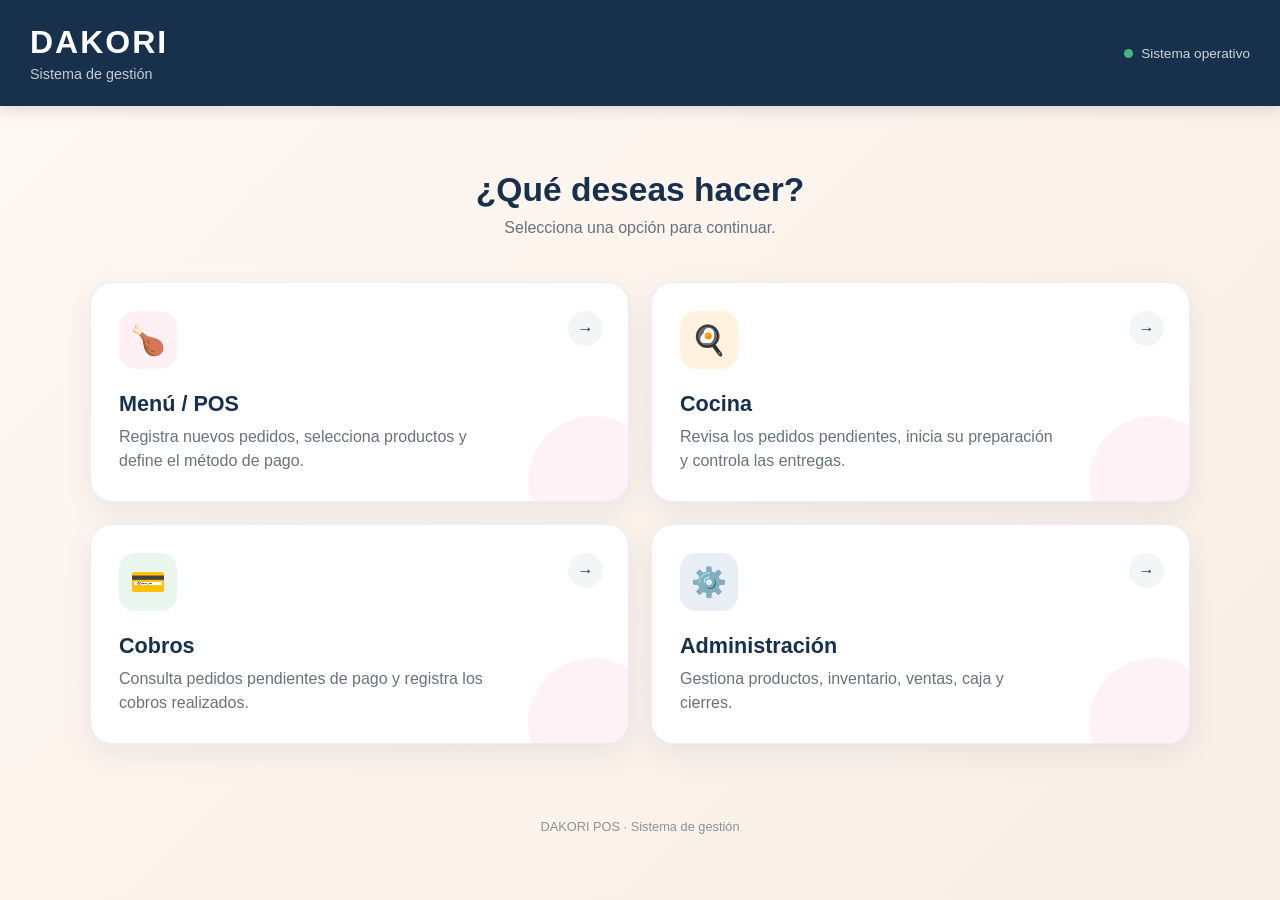
<file: index.html>
<!DOCTYPE html>
<html lang="es">

<head>

    <meta charset="UTF-8">

    <meta
        name="viewport"
        content="width=device-width, initial-scale=1.0"
    >

    <title>DAKORI</title>

    <style>

        * {
            box-sizing: border-box;
        }

        body {
            margin: 0;
            min-height: 100vh;

            font-family:
                Arial,
                Helvetica,
                sans-serif;

            background:
                linear-gradient(
                    135deg,
                    #fff8f2 0%,
                    #f8eee6 100%
                );

            color: #17304b;
        }


        /* ==============================================
           ENCABEZADO
        ============================================== */

        .header {
            background: #17304b;
            color: white;

            padding: 24px 30px;

            display: flex;
            align-items: center;
            justify-content: space-between;

            box-shadow:
                0 4px 15px
                rgba(0,0,0,.12);
        }


        .brand h1 {
            margin: 0;

            font-size: 2rem;
            font-weight: 900;

            letter-spacing: 2px;
        }


        .brand p {
            margin: 5px 0 0;

            font-size: .9rem;
            opacity: .75;
        }


        .system-status {
            display: flex;
            align-items: center;
            gap: 8px;

            font-size: .85rem;
            opacity: .8;
        }


        .status-dot {
            width: 9px;
            height: 9px;

            border-radius: 50%;

            background: #55d68b;
        }


        /* ==============================================
           CONTENIDO
        ============================================== */

        .main {
            width: 100%;
            max-width: 1150px;

            margin: 0 auto;

            padding: 65px 25px;
        }


        .welcome {
            text-align: center;

            margin-bottom: 45px;
        }


        .welcome h2 {
            margin: 0 0 10px;

            font-size: 2.1rem;
            font-weight: 900;

            color: #17304b;
        }


        .welcome p {
            margin: 0;

            color: #68727c;

            font-size: 1rem;
        }


        /* ==============================================
           OPCIONES
        ============================================== */

        .options {
            display: grid;

            grid-template-columns:
                repeat(2, 1fr);

            gap: 22px;
        }


        .option-card {
            position: relative;

            min-height: 210px;

            background: white;

            border:
                1px solid
                rgba(23,48,75,.08);

            border-radius: 22px;

            padding: 28px;

            text-decoration: none;

            color: #17304b;

            box-shadow:
                0 10px 30px
                rgba(23,48,75,.08);

            transition:
                transform .18s ease,
                box-shadow .18s ease,
                border-color .18s ease;

            overflow: hidden;
        }


        .option-card:hover {
            transform:
                translateY(-5px);

            box-shadow:
                0 16px 38px
                rgba(23,48,75,.15);

            border-color:
                rgba(23,48,75,.2);
        }


        .option-card::after {
            content: "";

            position: absolute;

            right: -30px;
            bottom: -45px;

            width: 130px;
            height: 130px;

            border-radius: 50%;

            background:
                rgba(239,127,165,.10);
        }


        .icon {
            width: 58px;
            height: 58px;

            border-radius: 16px;

            display: flex;
            align-items: center;
            justify-content: center;

            margin-bottom: 22px;

            font-size: 1.8rem;

            background: #fff0f5;
        }


        .option-card h3 {
            margin: 0 0 8px;

            font-size: 1.35rem;
            font-weight: 900;
        }


        .option-card p {
            margin: 0;

            color: #68727c;

            line-height: 1.5;

            max-width: 380px;
        }


        .arrow {
            position: absolute;

            right: 25px;
            top: 28px;

            width: 35px;
            height: 35px;

            display: flex;
            align-items: center;
            justify-content: center;

            border-radius: 50%;

            background: #f4f5f7;

            color: #17304b;

            font-weight: bold;

            transition:
                background .18s ease,
                color .18s ease;
        }


        .option-card:hover .arrow {
            background: #17304b;
            color: white;
        }


        /* ==============================================
           COLORES POR ÁREA
        ============================================== */

        .menu-card .icon {
            background: #fff0f5;
        }


        .kitchen-card .icon {
            background: #fff3df;
        }


        .payment-card .icon {
            background: #e9f6ee;
        }


        .admin-card .icon {
            background: #e9eef5;
        }


        /* ==============================================
           PIE
        ============================================== */

        .footer {
            text-align: center;

            padding:
                10px 20px 30px;

            color: #8a929a;

            font-size: .8rem;
        }


        /* ==============================================
           RESPONSIVE
        ============================================== */

        @media(max-width: 750px) {

            .header {
                padding:
                    20px;
            }


            .brand h1 {
                font-size:
                    1.6rem;
            }


            .system-status {
                display: none;
            }


            .main {
                padding:
                    40px 16px;
            }


            .welcome h2 {
                font-size:
                    1.7rem;
            }


            .options {
                grid-template-columns:
                    1fr;
            }


            .option-card {
                min-height:
                    180px;

                padding:
                    24px;
            }

        }

    </style>

</head>


<body>


<header class="header">

    <div class="brand">

        <h1>
            DAKORI
        </h1>

        <p>
            Sistema de gestión
        </p>

    </div>


    <div class="system-status">

        <span class="status-dot"></span>

        Sistema operativo

    </div>

</header>


<main class="main">


    <section class="welcome">

        <h2>
            ¿Qué deseas hacer?
        </h2>

        <p>
            Selecciona una opción para continuar.
        </p>

    </section>


    <section class="options">


        <!-- ==========================================
             MENÚ / POS
        =========================================== -->

        <a
            href="menu.html"
            class="option-card menu-card"
        >

            <span class="arrow">
                →
            </span>


            <div class="icon">
                🍗
            </div>


            <h3>
                Menú / POS
            </h3>


            <p>
                Registra nuevos pedidos,
                selecciona productos y
                define el método de pago.
            </p>

        </a>


        <!-- ==========================================
             COCINA
        =========================================== -->

        <a
            href="cocina.html"
            class="option-card kitchen-card"
        >

            <span class="arrow">
                →
            </span>


            <div class="icon">
                🍳
            </div>


            <h3>
                Cocina
            </h3>


            <p>
                Revisa los pedidos pendientes,
                inicia su preparación y
                controla las entregas.
            </p>

        </a>


        <!-- ==========================================
             COBROS
        =========================================== -->

        <a
            href="cobros.html"
            class="option-card payment-card"
        >

            <span class="arrow">
                →
            </span>


            <div class="icon">
                💳
            </div>


            <h3>
                Cobros
            </h3>


            <p>
                Consulta pedidos pendientes
                de pago y registra los
                cobros realizados.
            </p>

        </a>


        <!-- ==========================================
             ADMINISTRACIÓN
        =========================================== -->

        <a
            href="admin.html"
            class="option-card admin-card"
        >

            <span class="arrow">
                →
            </span>


            <div class="icon">
                ⚙️
            </div>


            <h3>
                Administración
            </h3>


            <p>
                Gestiona productos,
                inventario, ventas,
                caja y cierres.
            </p>

        </a>


    </section>


</main>


<footer class="footer">

    DAKORI POS · Sistema de gestión

</footer>


</body>

</html>
</file>
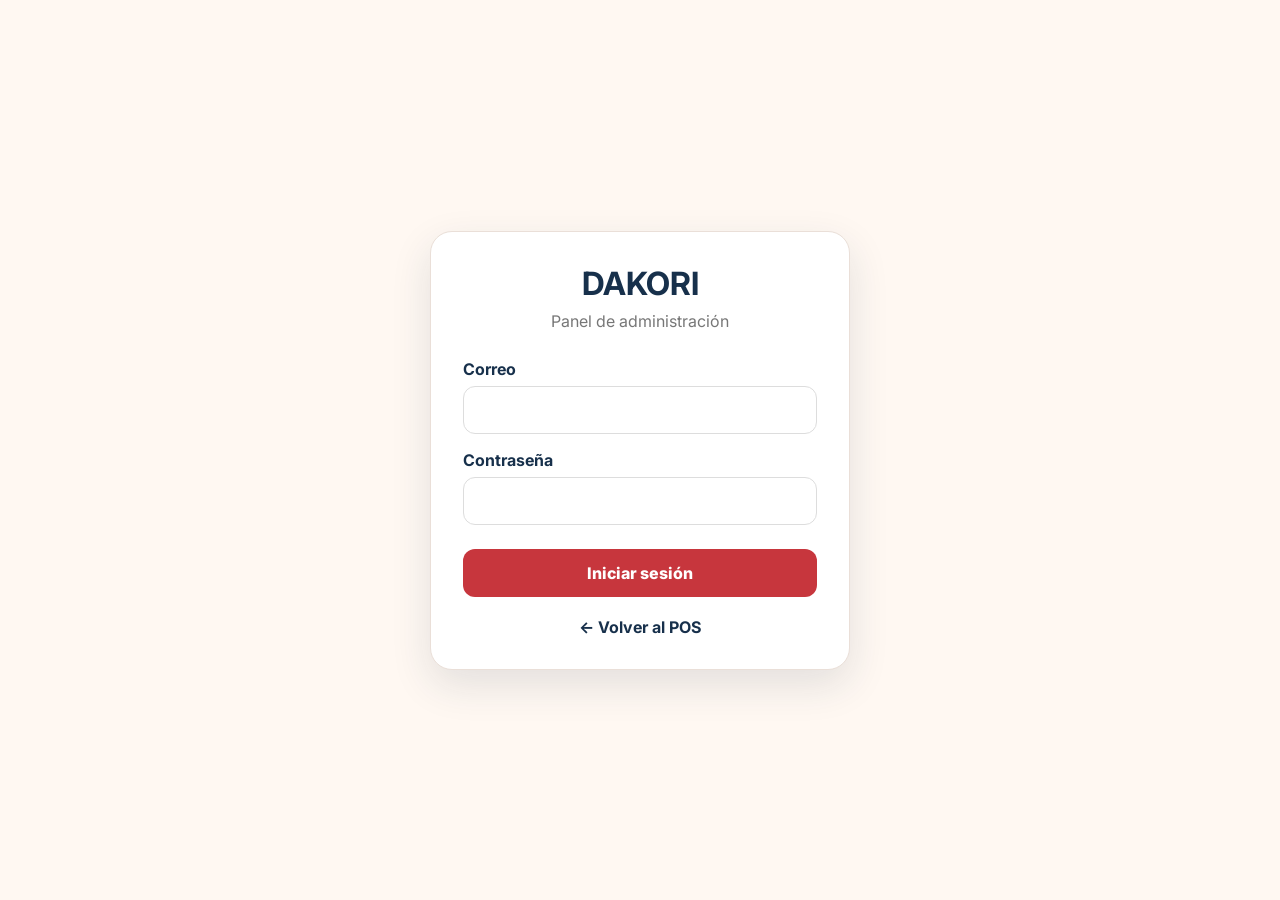
<file: admin.html>
<!DOCTYPE html>
<html lang="es">

<head>

    <meta charset="UTF-8">

    <meta
        name="viewport"
        content="width=device-width, initial-scale=1.0"
    >

    <title>DAKORI Admin</title>

    <link
        rel="stylesheet"
        href="style.css"
    >

    <style>

        * {
            box-sizing: border-box;
        }

        body {
            margin: 0;
            background: #fff8f2;
        }

        .admin-container {
            max-width: 1400px;
            margin: 0 auto;
            padding: 28px;
        }

        .admin-card {
            background: white;
            border: 1px solid #eadfd8;
            border-radius: 18px;
            padding: 20px;

            box-shadow:
                0 10px 28px
                rgba(23,48,75,.08);
        }

        .admin-card h2,
        .admin-card h3 {
            color: #17304b;
        }

        .admin-card h2 {
            margin-top: 0;
        }

        .admin-grid {
            display: grid;
            grid-template-columns: 1fr 1fr;
            gap: 22px;
        }

        .form-grid {
            display: grid;
            grid-template-columns: 1fr 1fr;
            gap: 12px;
        }

        .form-group {
            display: flex;
            flex-direction: column;
            gap: 6px;
        }

        .form-group.full {
            grid-column: 1 / -1;
        }

        input,
        select {
            padding: 11px;
            border: 1px solid #ddd;
            border-radius: 10px;
            font: inherit;
        }

        .admin-btn {
            border: 0;
            border-radius: 10px;
            padding: 10px 13px;
            cursor: pointer;
            font-weight: 700;
        }

        .admin-btn:disabled {
            opacity: .45;
            cursor: not-allowed;
        }

        .primary {
            background: #c7363d;
            color: white;
        }

        .secondary {
            background: #17304b;
            color: white;
        }

        .warning {
            background: #ef7fa5;
            color: #222;
        }

        .danger {
            background: #b93434;
            color: white;
        }

        .actions {
            display: flex;
            flex-wrap: wrap;
            gap: 6px;
        }

        .stats {
            display: grid;
            grid-template-columns: repeat(4,1fr);
            gap: 15px;
            margin-bottom: 22px;
        }

        .stat {
            background: #17304b;
            color: white;
            border-radius: 15px;
            padding: 18px;
        }

        .stat span {
            display: block;
            opacity: .8;
            font-size: .85rem;
        }

        .stat strong {
            display: block;
            margin-top: 6px;
            font-size: 1.5rem;
        }

        .open-cash-stat {
            background: #c7363d;
        }

        .cash-stats {
            display: grid;
            grid-template-columns: repeat(6,1fr);
            gap: 14px;
            margin-top: 18px;
        }

        .cash-grid {
            display: grid;
            grid-template-columns: 1fr 1fr;
            gap: 28px;
            margin-top: 28px;
        }

        .cash-info {
            color: #666;
            line-height: 1.6;
        }

        .last-closing-box {
            background: #fff8f2;
            border: 1px solid #eadfd8;
            border-radius: 12px;
            padding: 13px;
            margin: 15px 0;
            color: #17304b;
            font-weight: 600;
        }

        .product-row {

            display: grid;

            grid-template-columns:
                1.4fr
                1fr
                .7fr
                .7fr
                .65fr
                1.6fr;

            gap: 10px;
            align-items: center;
            padding: 12px 0;

            border-bottom: 1px solid #eee;
        }

        .product-header {
            font-size: .78rem;
            font-weight: 800;
            color: #17304b;
            text-transform: uppercase;
        }

        .status-active {
            color: #1f7a4f;
            font-weight: 700;
        }

        .status-inactive {
            color: #b33;
            font-weight: 700;
        }

        .stock-low {
            color: #b36b00;
            font-weight: 800;
        }

        .stock-zero {
            color: #b33;
            font-weight: 800;
        }

        .top-actions {
            display: flex;
            align-items: center;
            gap: 12px;
        }

        .top-actions a {
            color: white;
            text-decoration: none;
            font-weight: 700;
        }

        .logout-btn {
            border: 0;
            background: #ef7fa5;
            color: #17304b;
            padding: 10px 14px;
            border-radius: 10px;
            font-weight: 800;
            cursor: pointer;
        }

        .admin-user {
            font-size: .8rem;
            color: #d9e0e8;
            margin-top: 5px;
        }

        .ranking-row {
            display: flex;
            justify-content: space-between;
            align-items: center;

            padding: 11px 0;

            border-bottom: 1px solid #eee;
        }

        .ranking-number {

            display: inline-flex;

            align-items: center;
            justify-content: center;

            width: 28px;
            height: 28px;

            border-radius: 50%;

            background: #ef7fa5;

            color: #17304b;

            font-weight: 800;

            margin-right: 8px;
        }

        .report-filters {

            display: grid;

            grid-template-columns:
                repeat(auto-fit,minmax(180px,1fr));

            gap: 14px;

            margin-bottom: 20px;
        }

        .report-stats {

            display: grid;

            grid-template-columns:
                repeat(auto-fit,minmax(160px,1fr));

            gap: 14px;
        }

        .report-grid {

            display: grid;

            grid-template-columns:
                1fr 1fr;

            gap: 26px;

            margin-top: 26px;
        }

        .history-table-wrap {
            overflow-x: auto;
        }

        table {
            width: 100%;
            border-collapse: collapse;
        }

        th,
        td {
            padding: 12px;
            border-bottom: 1px solid #eee;
            text-align: left;
            white-space: nowrap;
        }

        th {
            color: #17304b;
        }

        @media(max-width:1100px) {

            .cash-stats {
                grid-template-columns:
                    repeat(3,1fr);
            }

        }

        @media(max-width:950px) {

            .admin-grid,
            .cash-grid,
            .report-grid {
                grid-template-columns: 1fr;
            }

            .stats,
            .cash-stats {
                grid-template-columns:
                    repeat(2,1fr);
            }

            .product-row {
                grid-template-columns: 1fr;
                border: 1px solid #eee;
                border-radius: 14px;
                padding: 14px;
                margin-bottom: 12px;
            }

            .product-header {
                display: none;
            }

        }

        @media(max-width:560px) {

            .admin-container {
                padding: 16px;
            }

            .form-grid,
            .stats,
            .cash-stats {
                grid-template-columns: 1fr;
            }

            .topbar {
                flex-direction: column;
                align-items: flex-start;
            }

        }

    </style>

</head>


<body>


<header class="topbar">

    <div>

        <h1>
            DAKORI ADMIN
        </h1>

        <p>
            Administración del restaurante
        </p>

        <div
            id="adminUser"
            class="admin-user"
        ></div>

    </div>


    <div class="top-actions">

        <a href="index.html">
            Inicio
        </a>

        <a href="menu.html">
            POS
        </a>

        <a href="cocina.html">
            Cocina
        </a>

        <a href="cobros.html">
            Cobros
        </a>

        <button
            id="logoutBtn"
            class="logout-btn"
        >
            Cerrar sesión
        </button>

    </div>

</header>


<main class="admin-container">


    <!-- RESUMEN -->


    <section class="stats">

        <div class="stat">

            <span>
                Ventas mostradas
            </span>

            <strong id="totalOrders">
                0
            </strong>

        </div>


        <div class="stat">

            <span>
                Total vendido
            </span>

            <strong id="totalSales">
                $0.00
            </strong>

        </div>


        <div class="stat">

            <span>
                Productos activos
            </span>

            <strong id="activeProducts">
                0
            </strong>

        </div>


        <div class="stat">

            <span>
                Unidades en inventario
            </span>

            <strong id="totalStock">
                0
            </strong>

        </div>

    </section>


    <!-- CAJA -->


    <section class="admin-card">

        <h2>
            Caja del día
        </h2>


        <div class="cash-stats">

            <div class="stat">

                <span>
                    Cobros de hoy
                </span>

                <strong id="todayOrders">
                    0
                </strong>

            </div>


            <div class="stat">

                <span>
                    Total cobrado hoy
                </span>

                <strong id="todayTotal">
                    $0.00
                </strong>

            </div>


            <div class="stat">

                <span>
                    Efectivo
                </span>

                <strong id="todayCash">
                    $0.00
                </strong>

            </div>


            <div class="stat">

                <span>
                    Transferencia
                </span>

                <strong id="todayTransfer">
                    $0.00
                </strong>

            </div>


            <div class="stat">

                <span>
                    Tarjeta
                </span>

                <strong id="todayCard">
                    $0.00
                </strong>

            </div>


            <div class="stat open-cash-stat">

                <span>
                    Pendiente de cierre
                </span>

                <strong id="openCashTotal">
                    $0.00
                </strong>

            </div>

        </div>


        <div class="cash-grid">


            <div>

                <h3>
                    Productos más vendidos hoy
                </h3>

                <div id="topProducts">
                    Cargando...
                </div>

            </div>


            <div>

                <h3>
                    Cierre de caja
                </h3>

                <div
                    id="lastClosingInfo"
                    class="last-closing-box"
                >
                    Buscando último cierre...
                </div>

                <p class="cash-info">

                    El cierre incluye únicamente
                    los cobros realizados después
                    del último cierre.

                </p>


                <button
                    id="closeCashBtn"
                    class="admin-btn primary"
                >
                    Cerrar caja
                </button>

            </div>

        </div>

    </section>


    <!-- HISTORIAL CIERRES -->


    <section
        class="admin-card"
        style="margin-top:22px;"
    >

        <h2>
            Historial de cierres
        </h2>


        <div class="history-table-wrap">

            <table>

                <thead>

                    <tr>

                        <th>
                            Cierre
                        </th>

                        <th>
                            Desde
                        </th>

                        <th>
                            Hasta
                        </th>

                        <th>
                            Cobros
                        </th>

                        <th>
                            Efectivo
                        </th>

                        <th>
                            Transferencia
                        </th>

                        <th>
                            Tarjeta
                        </th>

                        <th>
                            Total
                        </th>

                        <th>
                            Usuario
                        </th>

                    </tr>

                </thead>


                <tbody id="cashClosings">

                </tbody>

            </table>

        </div>

    </section>


    <!-- REPORTES -->


    <section
        class="admin-card"
        style="margin-top:22px;"
    >

        <h2>
            Reportes
        </h2>


        <div class="report-filters">


            <div class="form-group">

                <label for="reportFrom">
                    Desde
                </label>

                <input
                    type="date"
                    id="reportFrom"
                >

            </div>


            <div class="form-group">

                <label for="reportTo">
                    Hasta
                </label>

                <input
                    type="date"
                    id="reportTo"
                >

            </div>


            <div
                style="
                    display:flex;
                    align-items:flex-end;
                "
            >

                <button
                    id="generateReportBtn"
                    class="admin-btn secondary"
                    style="width:100%;"
                >
                    Generar reporte
                </button>

            </div>

        </div>


        <div class="report-stats">


            <div class="stat">

                <span>
                    Ventas cobradas
                </span>

                <strong id="reportSales">
                    $0.00
                </strong>

            </div>


            <div class="stat">

                <span>
                    Órdenes pagadas
                </span>

                <strong id="reportOrders">
                    0
                </strong>

            </div>


            <div class="stat">

                <span>
                    Pendiente por cobrar
                </span>

                <strong id="reportPending">
                    $0.00
                </strong>

            </div>


            <div class="stat">

                <span>
                    Efectivo
                </span>

                <strong id="reportCash">
                    $0.00
                </strong>

            </div>


            <div class="stat">

                <span>
                    Transferencia
                </span>

                <strong id="reportTransfer">
                    $0.00
                </strong>

            </div>


            <div class="stat">

                <span>
                    Tarjeta
                </span>

                <strong id="reportCard">
                    $0.00
                </strong>

            </div>

        </div>


        <div class="report-grid">


            <div>

                <h3>
                    Productos más vendidos
                </h3>

                <div id="reportTopProducts">
                    Selecciona un rango.
                </div>

            </div>


            <div>

                <h3>
                    Ventas por categoría
                </h3>

                <div id="reportCategories">
                    Selecciona un rango.
                </div>

            </div>

        </div>

    </section>


    <!-- AGREGAR PRODUCTO -->


    <section
        class="admin-grid"
        style="margin-top:22px;"
    >

        <div class="admin-card">

            <h2>
                Agregar producto
            </h2>


            <div class="form-grid">


                <div class="form-group">

                    <label>
                        Nombre
                    </label>

                    <input
                        id="newName"
                        type="text"
                    >

                </div>


                <div class="form-group">

                    <label>
                        Categoría
                    </label>

                    <select id="newCategory">

                        <option value="Chicken">
                            Chicken
                        </option>

                        <option value="Ramen">
                            Ramen
                        </option>

                        <option value="Bebidas">
                            Bebidas
                        </option>

                        <option value="Snacks">
                            Snacks
                        </option>

                    </select>

                </div>


                <div class="form-group">

                    <label>
                        Precio
                    </label>

                    <input
                        id="newPrice"
                        type="number"
                        min="0"
                        step="0.01"
                    >

                </div>


                <div class="form-group">

                    <label>
                        Stock inicial
                    </label>

                    <input
                        id="newStock"
                        type="number"
                        min="0"
                        step="1"
                        value="0"
                    >

                </div>


                <div class="form-group">

                    <label>
                        Producto de prueba
                    </label>

                    <select id="newSample">

                        <option value="false">
                            No
                        </option>

                        <option value="true">
                            Sí
                        </option>

                    </select>

                </div>


                <div class="form-group">

                    <label>
                        Estado
                    </label>

                    <select id="newActive">

                        <option value="true">
                            Activo
                        </option>

                        <option value="false">
                            Inactivo
                        </option>

                    </select>

                </div>


                <div class="form-group full">

                    <button
                        id="addProductBtn"
                        class="admin-btn primary"
                    >
                        Agregar producto
                    </button>

                </div>


            </div>

        </div>


        <div class="admin-card">

            <h2>
                Inventario
            </h2>

            <p>
                El stock se descuenta automáticamente
                al registrar una venta.
            </p>

            <p>
                Puedes modificar existencias,
                precios y categorías desde aquí.
            </p>

            <p>
                Si un producto ya tiene ventas
                asociadas, utiliza
                <strong>Desactivar</strong>
                en lugar de eliminarlo.
            </p>

        </div>

    </section>


    <!-- PRODUCTOS -->


    <section
        class="admin-card"
        style="margin-top:22px;"
    >

        <h2>
            Productos
        </h2>


        <div
            class="product-row product-header"
        >

            <div>
                Producto
            </div>

            <div>
                Categoría
            </div>

            <div>
                Precio
            </div>

            <div>
                Stock
            </div>

            <div>
                Estado
            </div>

            <div>
                Acciones
            </div>

        </div>


        <div id="adminProducts">
            Cargando...
        </div>

    </section>


    <!-- ÓRDENES -->


    <section
        class="admin-card"
        style="margin-top:22px;"
    >

        <h2>
            Últimas órdenes
        </h2>


        <div class="history-table-wrap">

            <table>

                <thead>

                    <tr>

                        <th>
                            Orden
                        </th>

                        <th>
                            Fecha
                        </th>

                        <th>
                            Pago
                        </th>

                        <th>
                            Total
                        </th>

                    </tr>

                </thead>


                <tbody id="adminOrders">

                </tbody>

            </table>

        </div>

    </section>


</main>


<script src="admin.js"></script>

</body>

</html>
</file>
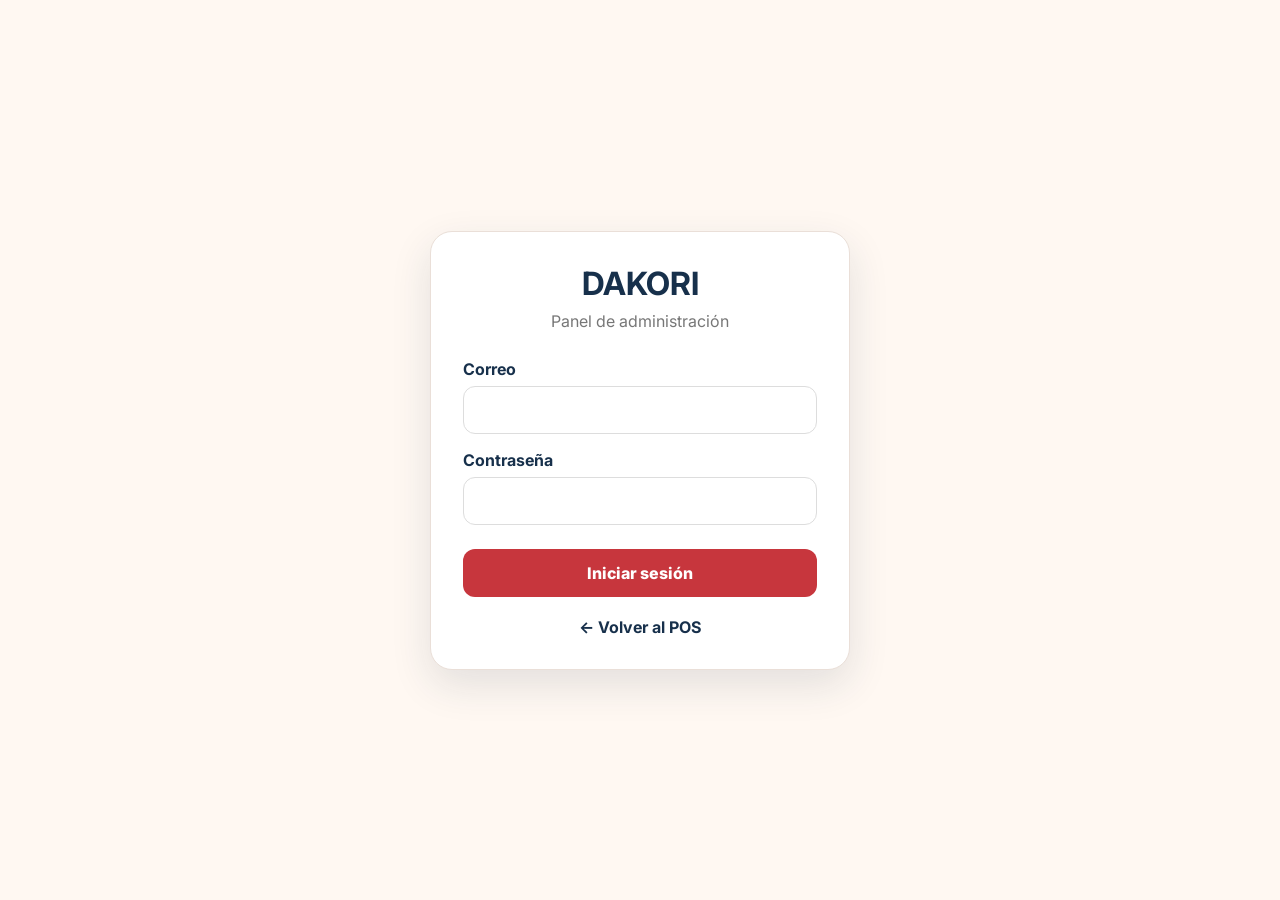
<file: cobros.html>
<!DOCTYPE html>
<html lang="es">

<head>

    <meta charset="UTF-8">

    <meta
        name="viewport"
        content="width=device-width, initial-scale=1.0"
    >

    <title>DAKORI Cobros</title>

    <style>

        * {
            box-sizing: border-box;
        }

        body {
            margin: 0;
            background: #fff8f2;
            font-family: Arial, sans-serif;
            color: #1d2733;
        }

        header {
            background: #17304b;
            color: white;
            padding: 18px 24px;

            display: flex;
            justify-content: space-between;
            align-items: center;
        }

        header h1 {
            margin: 0;
        }

        header p {
            margin: 5px 0 0;
            opacity: .8;
        }

        .header-actions {
            display: flex;
            gap: 14px;
            flex-wrap: wrap;
        }

        .header-actions a {
            color: white;
            text-decoration: none;
            font-weight: bold;
        }

        .container {
            max-width: 1200px;
            margin: 0 auto;
            padding: 24px;
        }

        .summary {
            display: grid;
            grid-template-columns: repeat(2, 1fr);
            gap: 15px;
            margin-bottom: 22px;
        }

        .summary-card {
            background: #17304b;
            color: white;
            border-radius: 16px;
            padding: 20px;
        }

        .summary-card span {
            display: block;
            opacity: .8;
        }

        .summary-card strong {
            display: block;
            margin-top: 7px;
            font-size: 1.7rem;
        }

        .orders {
            display: grid;
            grid-template-columns:
                repeat(auto-fit,minmax(280px,1fr));
            gap: 18px;
        }

        .order-card {
            background: white;
            border: 1px solid #eadfd8;
            border-radius: 18px;
            padding: 18px;

            box-shadow:
                0 8px 22px
                rgba(23,48,75,.08);
        }

        .order-top {
            display: flex;
            justify-content: space-between;
            gap: 12px;
            align-items: flex-start;
        }

        .order-number {
            font-size: 1.5rem;
            font-weight: 900;
            color: #17304b;
        }

        .status {
            background: #fff0d9;
            color: #9a6200;
            border-radius: 999px;
            padding: 7px 10px;
            font-size: .8rem;
            font-weight: 900;
        }

        .items {
            margin: 16px 0;
        }

        .item {
            padding: 6px 0;
            border-bottom: 1px dashed #ddd;
        }

        .order-state {
            margin-top: 10px;
            color: #555;
        }

        .total {
            display: flex;
            justify-content: space-between;
            font-size: 1.2rem;
            margin: 16px 0;
        }

        .payment-select {
            width: 100%;
            padding: 11px;
            border: 1px solid #ddd;
            border-radius: 10px;
            margin-bottom: 10px;
        }

        .pay-btn {
            width: 100%;
            border: 0;
            border-radius: 10px;
            padding: 13px;
            background: #c7363d;
            color: white;
            font-weight: 900;
            cursor: pointer;
        }

        .pay-btn:disabled {
            opacity: .45;
            cursor: not-allowed;
        }

        .empty {
            background: white;
            border: 1px solid #eadfd8;
            border-radius: 18px;
            padding: 40px;
            text-align: center;
            color: #777;
        }

        @media(max-width:600px) {

            .summary {
                grid-template-columns: 1fr;
            }

            header {
                flex-direction: column;
                align-items: flex-start;
                gap: 12px;
            }

        }

    </style>

</head>


<body>


<header>

    <div>

        <h1>
            DAKORI · COBROS
        </h1>

        <p>
            Pedidos pendientes de pago
        </p>

    </div>


    <div class="header-actions">

        <a href="menu.html">
            POS
        </a>

        <a href="cocina.html">
            Cocina
        </a>

        <a href="admin.html">
            Admin
        </a>

    </div>

</header>


<main class="container">


    <section class="summary">

        <div class="summary-card">

            <span>
                Pedidos pendientes
            </span>

            <strong id="pendingCount">
                0
            </strong>

        </div>


        <div class="summary-card">

            <span>
                Total pendiente
            </span>

            <strong id="pendingTotal">
                $0.00
            </strong>

        </div>

    </section>


    <section
        class="orders"
        id="pendingOrders"
    >
        Cargando...
    </section>


</main>


<script src="cobros.js"></script>


</body>

</html>
</file>
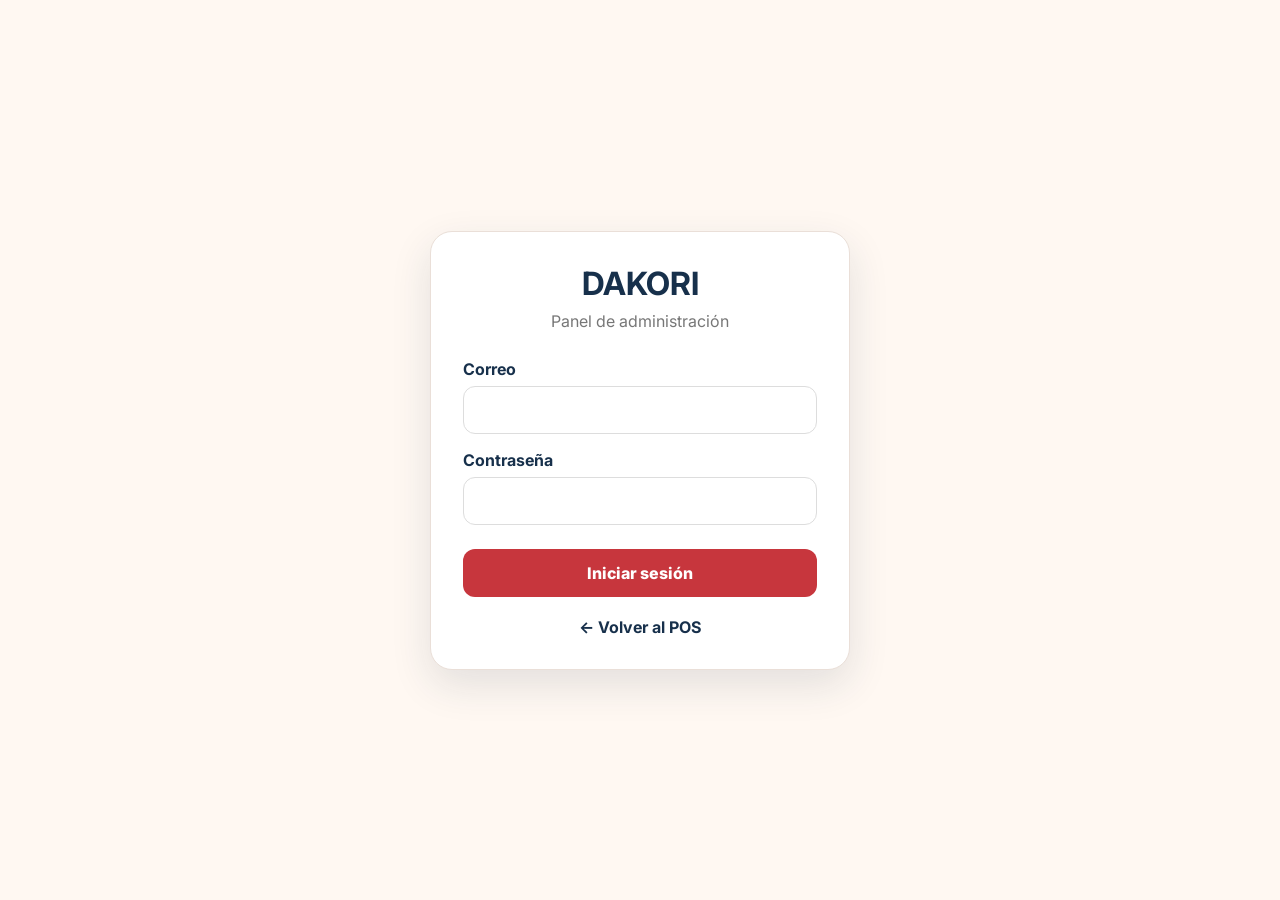
<file: cocina.html>
<!DOCTYPE html>
<html lang="es">

<head>

    <meta charset="UTF-8">

    <meta
        name="viewport"
        content="width=device-width, initial-scale=1.0"
    >

    <title>DAKORI Cocina</title>


    <style>

        * {
            box-sizing: border-box;
        }

        body {

            margin: 0;

            background: #f7f2ec;

            font-family:
                Arial,
                sans-serif;

            color: #1d2733;

        }

        header {

            background: #17304b;

            color: white;

            padding: 18px 24px;

            display: flex;

            justify-content:
                space-between;

            align-items:
                center;

        }

        header h1 {

            margin: 0;

        }

        header p {

            margin:
                5px 0 0;

            opacity: .8;

        }

        .header-actions {

            display: flex;

            gap: 14px;

        }

        .header-actions a {

            color: white;

            text-decoration: none;

            font-weight: bold;

        }

        .board {

            display: grid;

            grid-template-columns:
                1fr 1fr;

            gap: 22px;

            max-width: 1600px;

            margin: 0 auto;

            padding: 24px;

        }

        .column {

            background: white;

            border-radius: 18px;

            padding: 18px;

            min-height: 550px;

            box-shadow:
                0 8px 24px
                rgba(0,0,0,.07);

        }

        .column-title {

            display: flex;

            justify-content:
                space-between;

            align-items:
                center;

            border-bottom:
                2px solid #eee;

            padding-bottom:
                12px;

            margin-bottom:
                16px;

        }

        .column-title h2 {

            margin: 0;

            color: #17304b;

        }

        .counter {

            background: #ef7fa5;

            color: #17304b;

            border-radius: 999px;

            padding: 7px 12px;

            font-weight: bold;

        }

        .order-card {

            border:
                1px solid #e6ddd5;

            border-radius: 16px;

            padding: 16px;

            margin-bottom: 15px;

            background: #fff;

        }

        .order-card.warning {

            border:
                2px solid #e0a12e;

        }

        .order-card.late {

            border:
                2px solid #c7363d;

            background:
                #fff5f5;

        }

        .order-top {

            display: flex;

            justify-content:
                space-between;

            gap: 12px;

        }

        .order-number {

            font-size: 1.5rem;

            font-weight: 900;

            color: #17304b;

        }

        .time {

            font-weight: 700;

            color: #666;

        }

        .items {

            margin:
                16px 0;

        }

        .item {

            padding:
                7px 0;

            border-bottom:
                1px dashed #ddd;

            font-size:
                1.05rem;

        }

        .payment {

            display:
                inline-block;

            padding:
                7px 10px;

            border-radius:
                8px;

            font-size:
                .8rem;

            font-weight:
                900;

            margin-bottom:
                12px;

        }

        .paid {

            background:
                #dff3e8;

            color:
                #1f7a4f;

        }

        .unpaid {

            background:
                #fff0d9;

            color:
                #a46700;

        }

        .action-btn {

            width: 100%;

            border: 0;

            padding: 13px;

            border-radius: 10px;

            font-weight: 900;

            cursor: pointer;

        }

        .prepare {

            background:
                #17304b;

            color: white;

        }

        .deliver {

            background:
                #c7363d;

            color: white;

        }

        .empty {

            text-align: center;

            color: #888;

            padding: 50px 20px;

        }

        @media(max-width:850px) {

            .board {

                grid-template-columns:
                    1fr;

                padding:
                    14px;

            }

        }

    </style>

</head>


<body>


<header>


    <div>

        <h1>
            DAKORI · COCINA
        </h1>

        <p>
            Control de pedidos
        </p>

    </div>


    <div class="header-actions">

        <a href="menu.html">
            POS
        </a>

        <a href="admin.html">
            Admin
        </a>

        <a href="cobros.html">
            Cobros
        </a>

    </div>


</header>


<main class="board">


    <section class="column">


        <div class="column-title">

            <h2>
                🔔 Pendientes
            </h2>

            <span
                class="counter"
                id="pendingCounter"
            >
                0
            </span>

        </div>


        <div id="pendingOrders">

            Cargando...

        </div>


    </section>


    <section class="column">


        <div class="column-title">

            <h2>
                🍳 En proceso
            </h2>

            <span
                class="counter"
                id="processCounter"
            >
                0
            </span>

        </div>


        <div id="processOrders">

            Cargando...

        </div>


    </section>


</main>


<script src="cocina.js"></script>


</body>

</html>
</file>
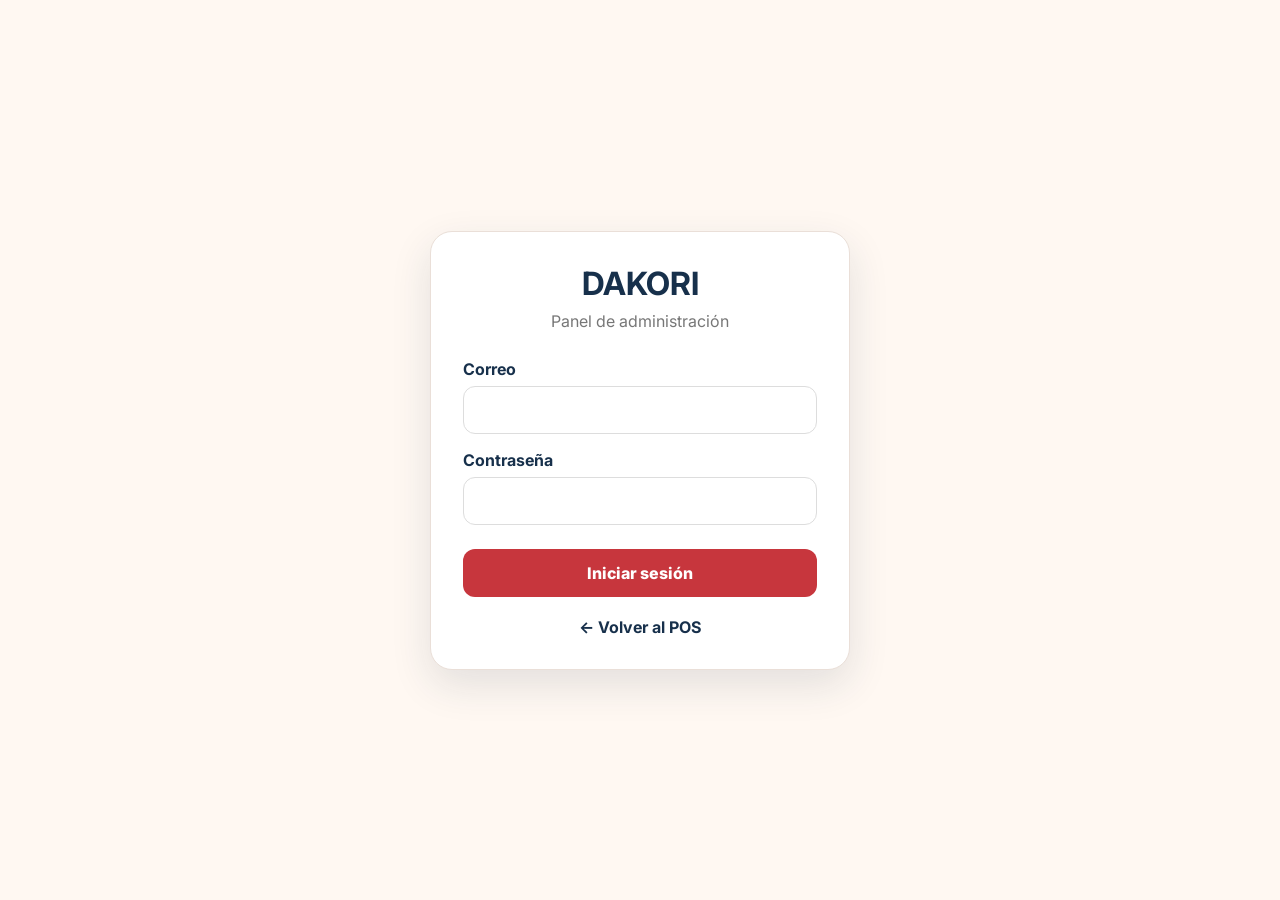
<file: login.html>
<!DOCTYPE html>
<html lang="es">

<head>

    <meta charset="UTF-8">

    <meta
        name="viewport"
        content="width=device-width, initial-scale=1.0"
    >

    <title>DAKORI Admin - Login</title>

    <link
        rel="stylesheet"
        href="style.css"
    >

    <style>

        body {
            min-height: 100vh;
            display: flex;
            align-items: center;
            justify-content: center;
            padding: 20px;
        }

        .login-container {

            width: 100%;
            max-width: 420px;

            background: white;

            border-radius: 22px;

            padding: 32px;

            border: 1px solid #eadfd8;

            box-shadow:
                0 15px 40px
                rgba(23,48,75,.12);

        }

        .login-logo {

            text-align: center;

            margin-bottom: 28px;

        }

        .login-logo h1 {

            margin: 0;

            color: #17304b;

            font-size: 2rem;

        }

        .login-logo p {

            margin: 8px 0 0;

            color: #777;

        }

        .login-group {

            margin-bottom: 16px;

        }

        .login-group label {

            display: block;

            margin-bottom: 7px;

            font-weight: 700;

            color: #17304b;

        }

        .login-group input {

            width: 100%;

            padding: 13px;

            border: 1px solid #ddd;

            border-radius: 12px;

            font: inherit;

        }

        .login-btn {

            width: 100%;

            border: none;

            background: #c7363d;

            color: white;

            padding: 14px;

            border-radius: 12px;

            font-weight: 800;

            cursor: pointer;

            margin-top: 8px;

        }

        .login-btn:disabled {

            opacity: .5;

            cursor: not-allowed;

        }

        .login-error {

            display: none;

            margin-top: 18px;

            background: #fff0f0;

            color: #a12626;

            padding: 12px;

            border-radius: 10px;

            font-size: .9rem;

        }

        .back-pos {

            display: block;

            text-align: center;

            margin-top: 20px;

            color: #17304b;

            text-decoration: none;

            font-weight: 700;

        }

    </style>

</head>


<body>


<div class="login-container">


    <div class="login-logo">

        <h1>DAKORI</h1>

        <p>
            Panel de administración
        </p>

    </div>


    <form id="loginForm">


        <div class="login-group">

            <label for="email">
                Correo
            </label>

            <input
                id="email"
                type="email"
                autocomplete="username"
                required
            >

        </div>


        <div class="login-group">

            <label for="password">
                Contraseña
            </label>

            <input
                id="password"
                type="password"
                autocomplete="current-password"
                required
            >

        </div>


        <button
            class="login-btn"
            id="loginBtn"
            type="submit"
        >
            Iniciar sesión
        </button>


        <div
            class="login-error"
            id="loginError"
        ></div>


    </form>


    <a
        class="back-pos"
        href="index.html"
    >
        ← Volver al POS
    </a>


</div>


<script src="login.js"></script>


</body>

</html>
</file>
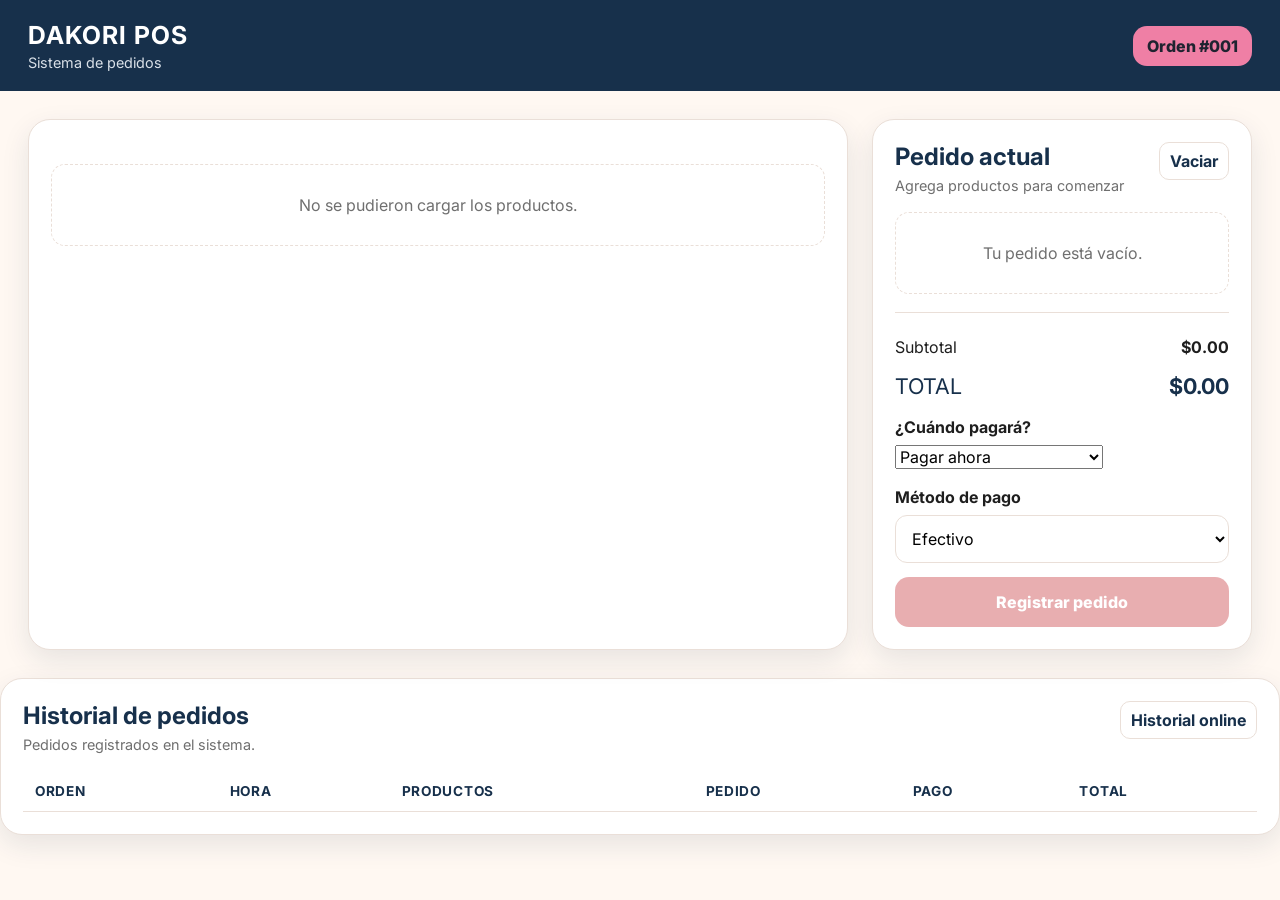
<file: menu.html>
<!DOCTYPE html>
<html lang="es">

<head>

    <meta charset="UTF-8">

    <meta
        name="viewport"
        content="width=device-width, initial-scale=1.0"
    >

    <title>DAKORI POS</title>

    <link
        rel="stylesheet"
        href="style.css"
    >

</head>


<body>


<header class="topbar">

    <div>

        <h1>
            DAKORI POS
        </h1>

        <p>
            Sistema de pedidos
        </p>

    </div>


    <div class="order-number">

        Orden

        <span id="orderNumber">
            #001
        </span>

    </div>

</header>


<main class="app">


    <!-- PRODUCTOS -->

    <section class="catalog">

        <div
            class="category-tabs"
            id="categoryTabs"
        ></div>


        <div
            class="products-grid"
            id="productsGrid"
        ></div>

    </section>


    <!-- CARRITO -->

    <aside class="cart-panel">


        <div class="cart-header">

            <div>

                <h2>
                    Pedido actual
                </h2>

                <p id="cartStatus">

                    Agrega productos para comenzar

                </p>

            </div>


            <button
                class="ghost-btn"
                id="clearCartBtn"
            >
                Vaciar
            </button>

        </div>


        <div
            class="cart-items"
            id="cartItems"
        ></div>


        <div class="cart-summary">


            <div class="summary-line">

                <span>
                    Subtotal
                </span>

                <strong id="subtotal">
                    $0.00
                </strong>

            </div>


            <div class="summary-line total-line">

                <span>
                    TOTAL
                </span>

                <strong id="total">
                    $0.00
                </strong>

            </div>


            <!-- MOMENTO DE PAGO -->

            <label
                class="payment-label"
                for="paymentMoment"
            >
                ¿Cuándo pagará?
            </label>


            <select id="paymentMoment">

                <option value="Antes">
                    Pagar ahora
                </option>

                <option value="Después">
                    Pagar después de comer
                </option>

            </select>


            <!-- MÉTODO DE PAGO -->

            <div id="paymentMethodContainer">

                <label
                    class="payment-label"
                    for="paymentMethod"
                >
                    Método de pago
                </label>


                <select id="paymentMethod">

                    <option value="Efectivo">
                        Efectivo
                    </option>

                    <option value="Transferencia">
                        Transferencia
                    </option>

                    <option value="Tarjeta">
                        Tarjeta
                    </option>

                </select>

            </div>


            <button
                class="finish-btn"
                id="finishOrderBtn"
            >
                Registrar pedido
            </button>


        </div>

    </aside>

</main>


<!-- HISTORIAL -->

<section class="history-section">


    <div class="history-header">

        <div>

            <h2>
                Historial de pedidos
            </h2>

            <p>
                Pedidos registrados en el sistema.
            </p>

        </div>


        <button
            class="ghost-btn"
            id="clearHistoryBtn"
            disabled
        >
            Historial online
        </button>

    </div>


    <div class="history-table-wrap">


        <table>


            <thead>

                <tr>

                    <th>
                        Orden
                    </th>

                    <th>
                        Hora
                    </th>

                    <th>
                        Productos
                    </th>

                    <th>
                        Pedido
                    </th>

                    <th>
                        Pago
                    </th>

                    <th>
                        Total
                    </th>

                </tr>

            </thead>


            <tbody id="historyBody">

            </tbody>


        </table>


    </div>


</section>


<div
    class="toast"
    id="toast"
></div>


<script src="app.js"></script>


</body>

</html>
</file>
<file: style.css>
@import url('https://fonts.googleapis.com/css2?family=Inter:wght@400;500;600;700;800&display=swap');

:root{
  --pink:#ef7fa5;
  --pink-dark:#d95d89;
  --cream:#fff8f2;
  --navy:#17304b;
  --red:#c7363d;
  --ink:#1e1e1e;
  --muted:#6f6f6f;
  --card:#ffffff;
  --line:#eadfd8;
  --success:#1f7a4f;
  --shadow:0 10px 28px rgba(23,48,75,.10);
}

*{box-sizing:border-box}

body{
  margin:0;
  font-family:'Inter',sans-serif;
  background:var(--cream);
  color:var(--ink);
}

button,select{font:inherit}

.topbar{
  display:flex;
  justify-content:space-between;
  align-items:center;
  gap:20px;
  padding:20px 28px;
  background:var(--navy);
  color:#fff;
  position:sticky;
  top:0;
  z-index:10;
}

.topbar h1{
  margin:0;
  font-size:1.55rem;
  letter-spacing:.04em;
}

.topbar p{
  margin:4px 0 0;
  color:#d9e0e8;
  font-size:.9rem;
}

.order-number{
  background:var(--pink);
  color:#1f2330;
  padding:10px 14px;
  border-radius:14px;
  font-weight:800;
}

.app{
  display:grid;
  grid-template-columns:minmax(0,1fr) 380px;
  gap:24px;
  max-width:1400px;
  margin:0 auto;
  padding:28px;
}

.catalog,
.cart-panel,
.history-section{
  background:var(--card);
  border:1px solid var(--line);
  border-radius:22px;
  box-shadow:var(--shadow);
}

.catalog{padding:22px}

.category-tabs{
  display:flex;
  flex-wrap:wrap;
  gap:10px;
  margin-bottom:22px;
}

.category-btn{
  border:0;
  background:#f5eee8;
  color:var(--navy);
  padding:10px 16px;
  border-radius:999px;
  cursor:pointer;
  font-weight:700;
}

.category-btn.active{
  background:var(--pink);
  color:#222;
}

.products-grid{
  display:grid;
  grid-template-columns:repeat(auto-fill,minmax(190px,1fr));
  gap:16px;
}

.product-card{
  border:1px solid var(--line);
  border-radius:18px;
  padding:18px;
  background:linear-gradient(180deg,#fff,#fffaf6);
  display:flex;
  flex-direction:column;
  min-height:180px;
}

.product-category{
  color:var(--red);
  font-weight:800;
  font-size:.75rem;
  letter-spacing:.08em;
  text-transform:uppercase;
}

.product-card h3{
  margin:10px 0 6px;
  color:var(--navy);
}

.product-card .price{
  font-size:1.5rem;
  font-weight:800;
  margin-top:auto;
  color:var(--ink);
}

.product-card .sample{
  font-size:.75rem;
  color:var(--muted);
  margin:4px 0 12px;
}

.add-btn{
  border:0;
  border-radius:12px;
  padding:11px 14px;
  cursor:pointer;
  background:var(--navy);
  color:#fff;
  font-weight:800;
}

.add-btn:hover{opacity:.92}

.cart-panel{
  padding:22px;
  position:sticky;
  top:102px;
  height:fit-content;
}

.cart-header,
.history-header{
  display:flex;
  align-items:flex-start;
  justify-content:space-between;
  gap:14px;
}

.cart-header h2,
.history-header h2{
  margin:0;
  color:var(--navy);
}

.cart-header p,
.history-header p{
  margin:6px 0 0;
  color:var(--muted);
  font-size:.9rem;
}

.ghost-btn{
  border:1px solid var(--line);
  background:#fff;
  border-radius:10px;
  padding:8px 10px;
  cursor:pointer;
  color:var(--navy);
  font-weight:700;
}

.cart-items{
  margin:18px 0;
  display:flex;
  flex-direction:column;
  gap:12px;
  max-height:390px;
  overflow:auto;
}

.empty-cart{
  text-align:center;
  color:var(--muted);
  border:1px dashed var(--line);
  border-radius:14px;
  padding:30px 12px;
}

.cart-item{
  border:1px solid var(--line);
  border-radius:14px;
  padding:12px;
}

.cart-item-top{
  display:flex;
  justify-content:space-between;
  gap:10px;
}

.cart-item-name{
  font-weight:800;
  color:var(--navy);
}

.cart-item-price{
  font-weight:800;
}

.qty-row{
  display:flex;
  align-items:center;
  justify-content:space-between;
  margin-top:10px;
}

.qty-controls{
  display:flex;
  align-items:center;
  gap:8px;
}

.qty-btn{
  width:30px;
  height:30px;
  border-radius:8px;
  border:1px solid var(--line);
  background:#fff;
  cursor:pointer;
  font-weight:800;
}

.remove-btn{
  border:0;
  background:transparent;
  color:var(--red);
  cursor:pointer;
  font-weight:700;
}

.cart-summary{
  border-top:1px solid var(--line);
  padding-top:16px;
}

.summary-line{
  display:flex;
  justify-content:space-between;
  margin:8px 0;
}

.total-line{
  font-size:1.35rem;
  color:var(--navy);
  padding-top:8px;
}

.payment-label{
  display:block;
  margin:18px 0 8px;
  font-weight:700;
}

#paymentMethod{
  width:100%;
  padding:12px;
  border:1px solid var(--line);
  border-radius:12px;
  background:#fff;
}

.finish-btn{
  width:100%;
  margin-top:14px;
  border:0;
  border-radius:14px;
  padding:15px;
  background:var(--red);
  color:#fff;
  font-weight:800;
  cursor:pointer;
}

.finish-btn:disabled{
  opacity:.4;
  cursor:not-allowed;
}

.history-section{
  max-width:1400px;
  margin:0 auto 28px;
  padding:22px;
}

.history-table-wrap{overflow:auto;margin-top:18px}

table{
  width:100%;
  border-collapse:collapse;
  min-width:720px;
}

th,td{
  padding:12px;
  text-align:left;
  border-bottom:1px solid var(--line);
}

th{
  color:var(--navy);
  font-size:.85rem;
  text-transform:uppercase;
  letter-spacing:.05em;
}

.toast{
  position:fixed;
  right:24px;
  bottom:24px;
  background:var(--success);
  color:#fff;
  padding:14px 18px;
  border-radius:12px;
  opacity:0;
  transform:translateY(10px);
  pointer-events:none;
  transition:.2s ease;
  box-shadow:var(--shadow);
}

.toast.show{
  opacity:1;
  transform:translateY(0);
}

@media (max-width: 950px){
  .app{
    grid-template-columns:1fr;
  }

  .cart-panel{
    position:static;
  }
}

@media (max-width: 560px){
  .topbar{
    padding:16px;
  }

  .topbar p{
    display:none;
  }

  .app,
  .history-section{
    padding:16px;
  }

  .products-grid{
    grid-template-columns:repeat(2,minmax(0,1fr));
  }

  .product-card{
    min-height:165px;
    padding:14px;
  }
}
</file>
